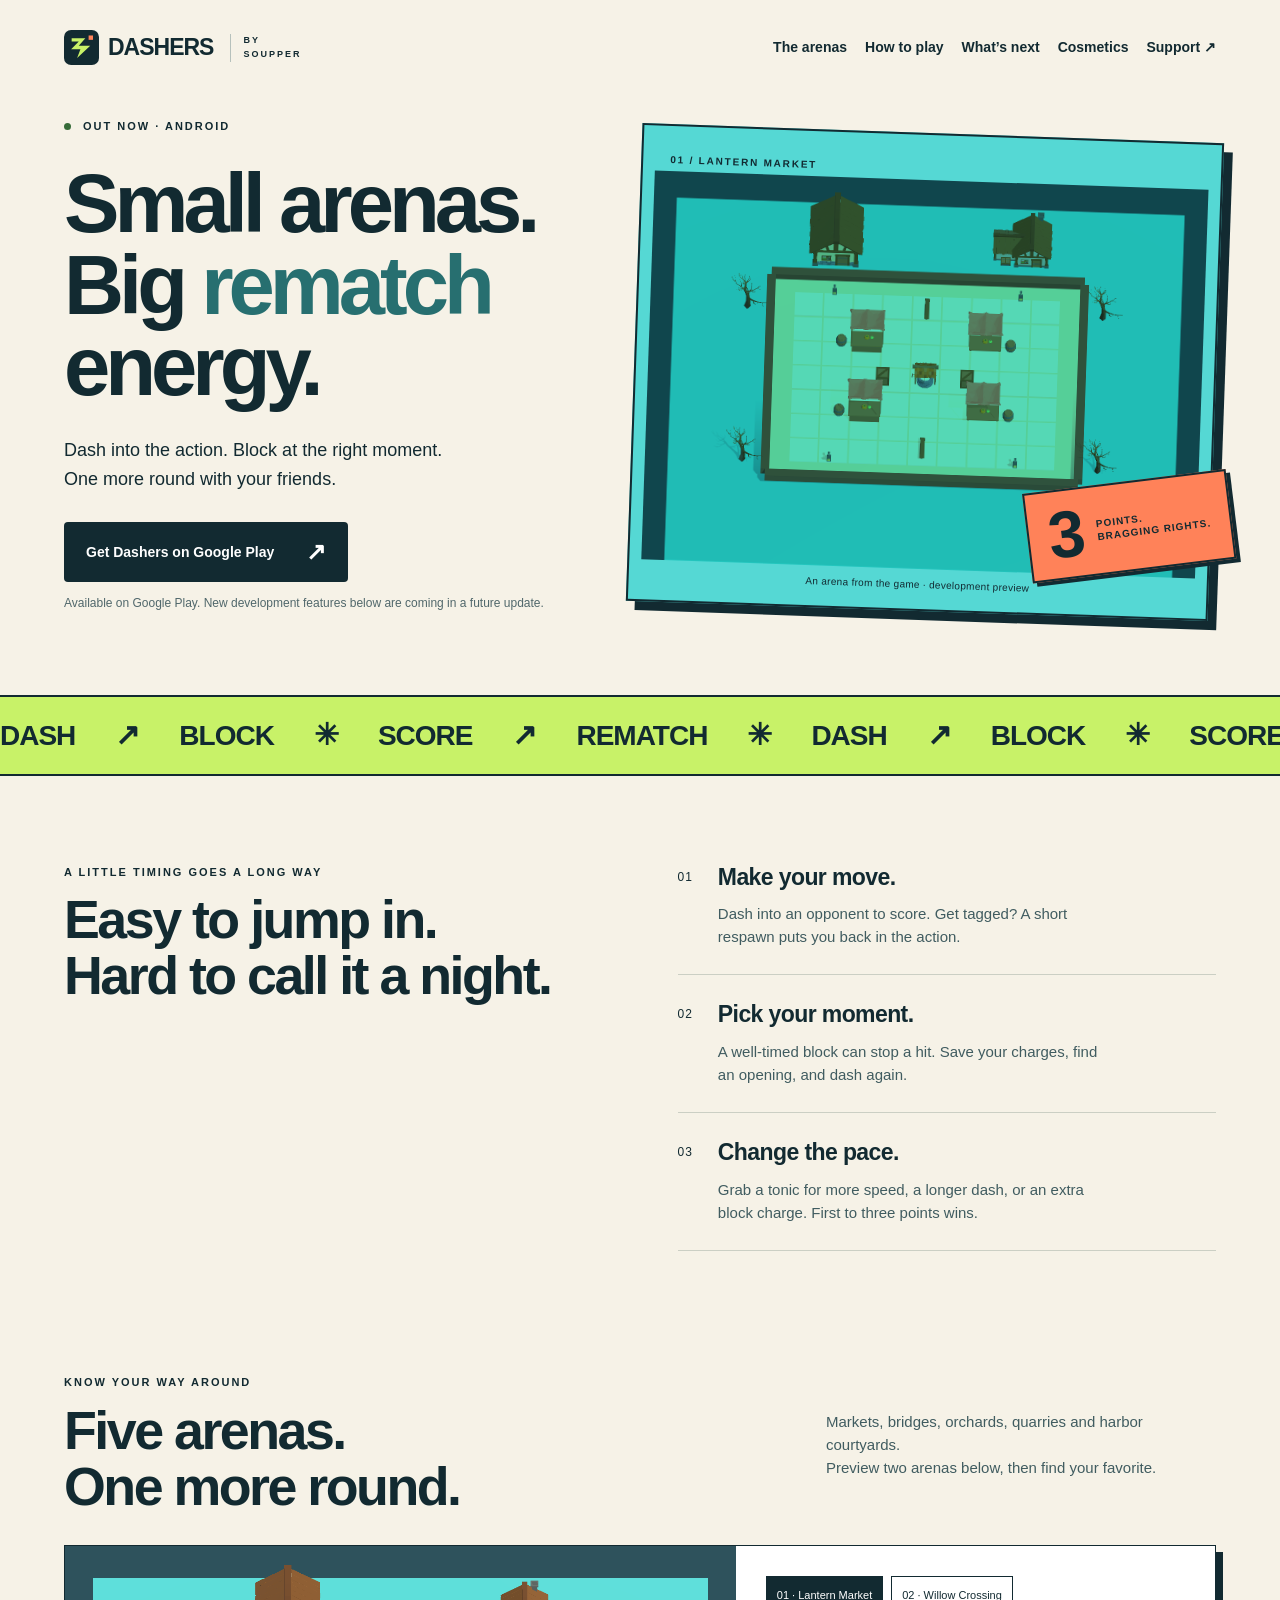
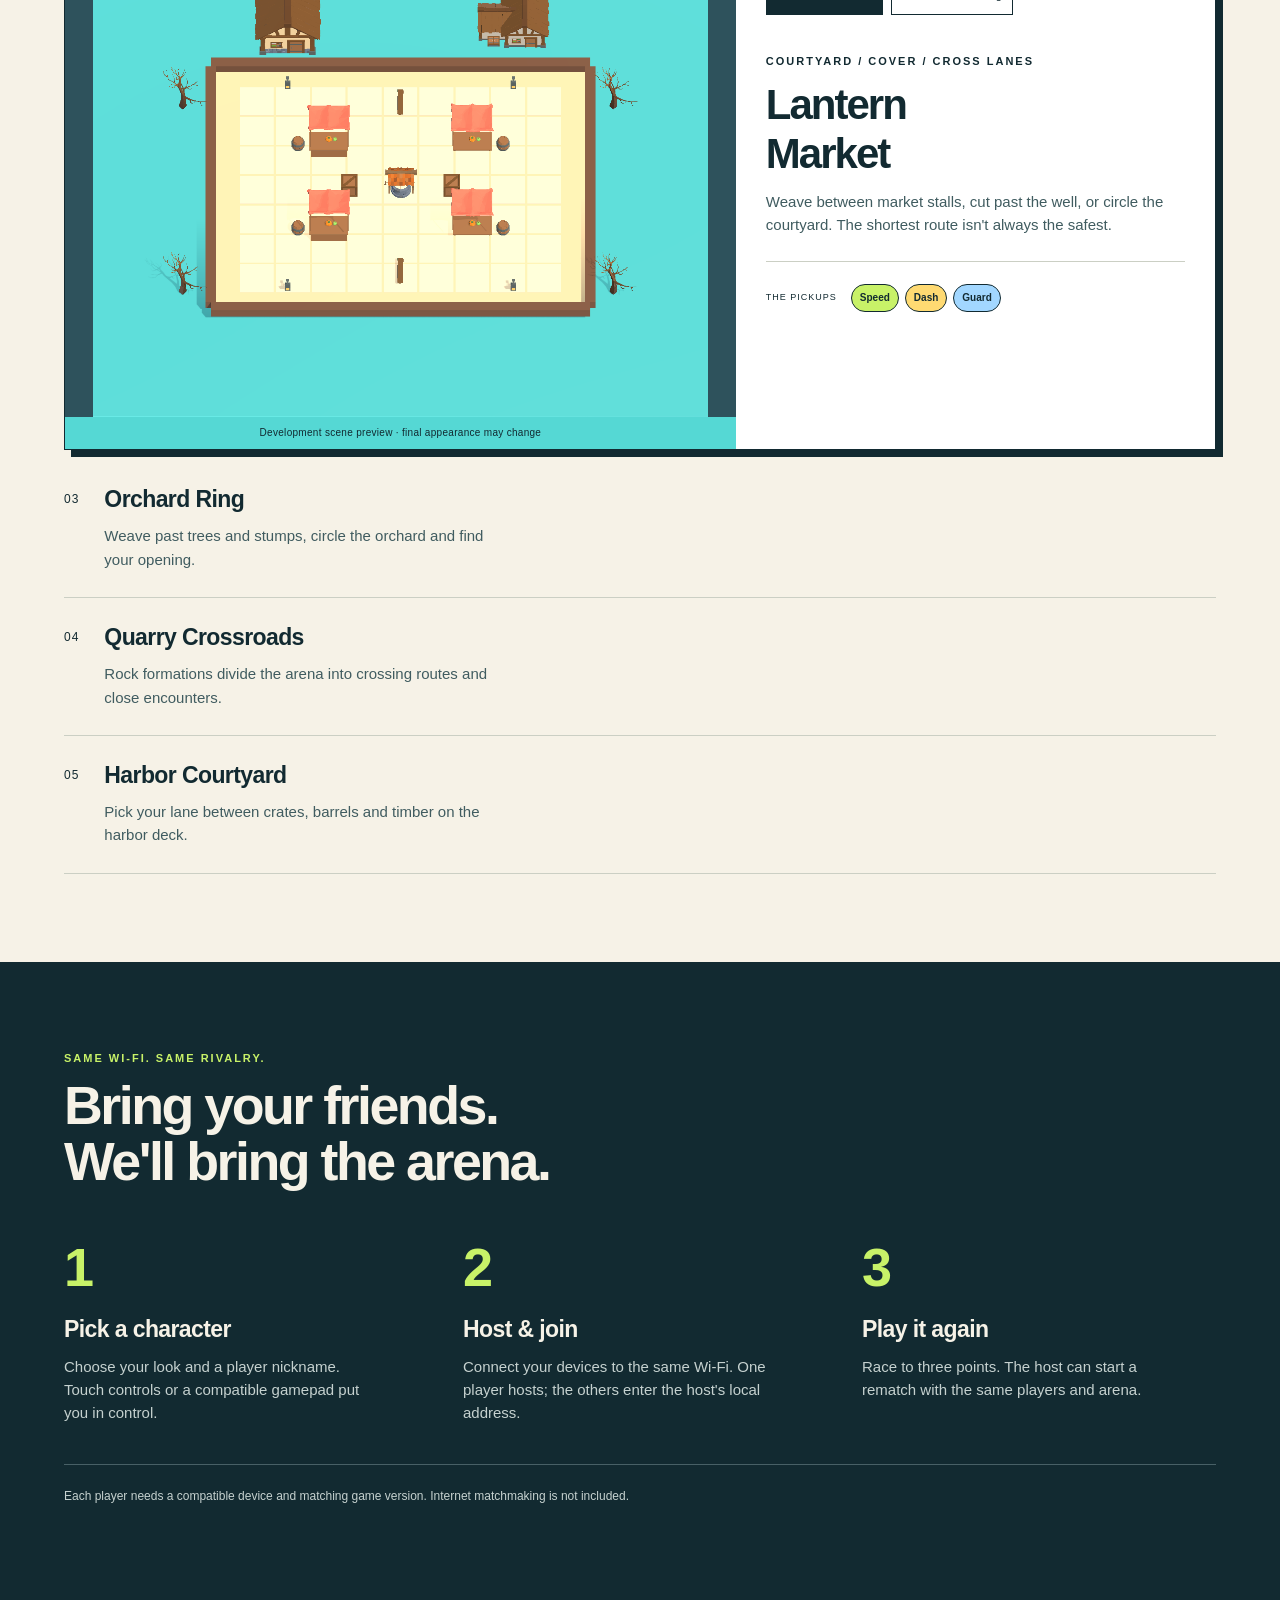
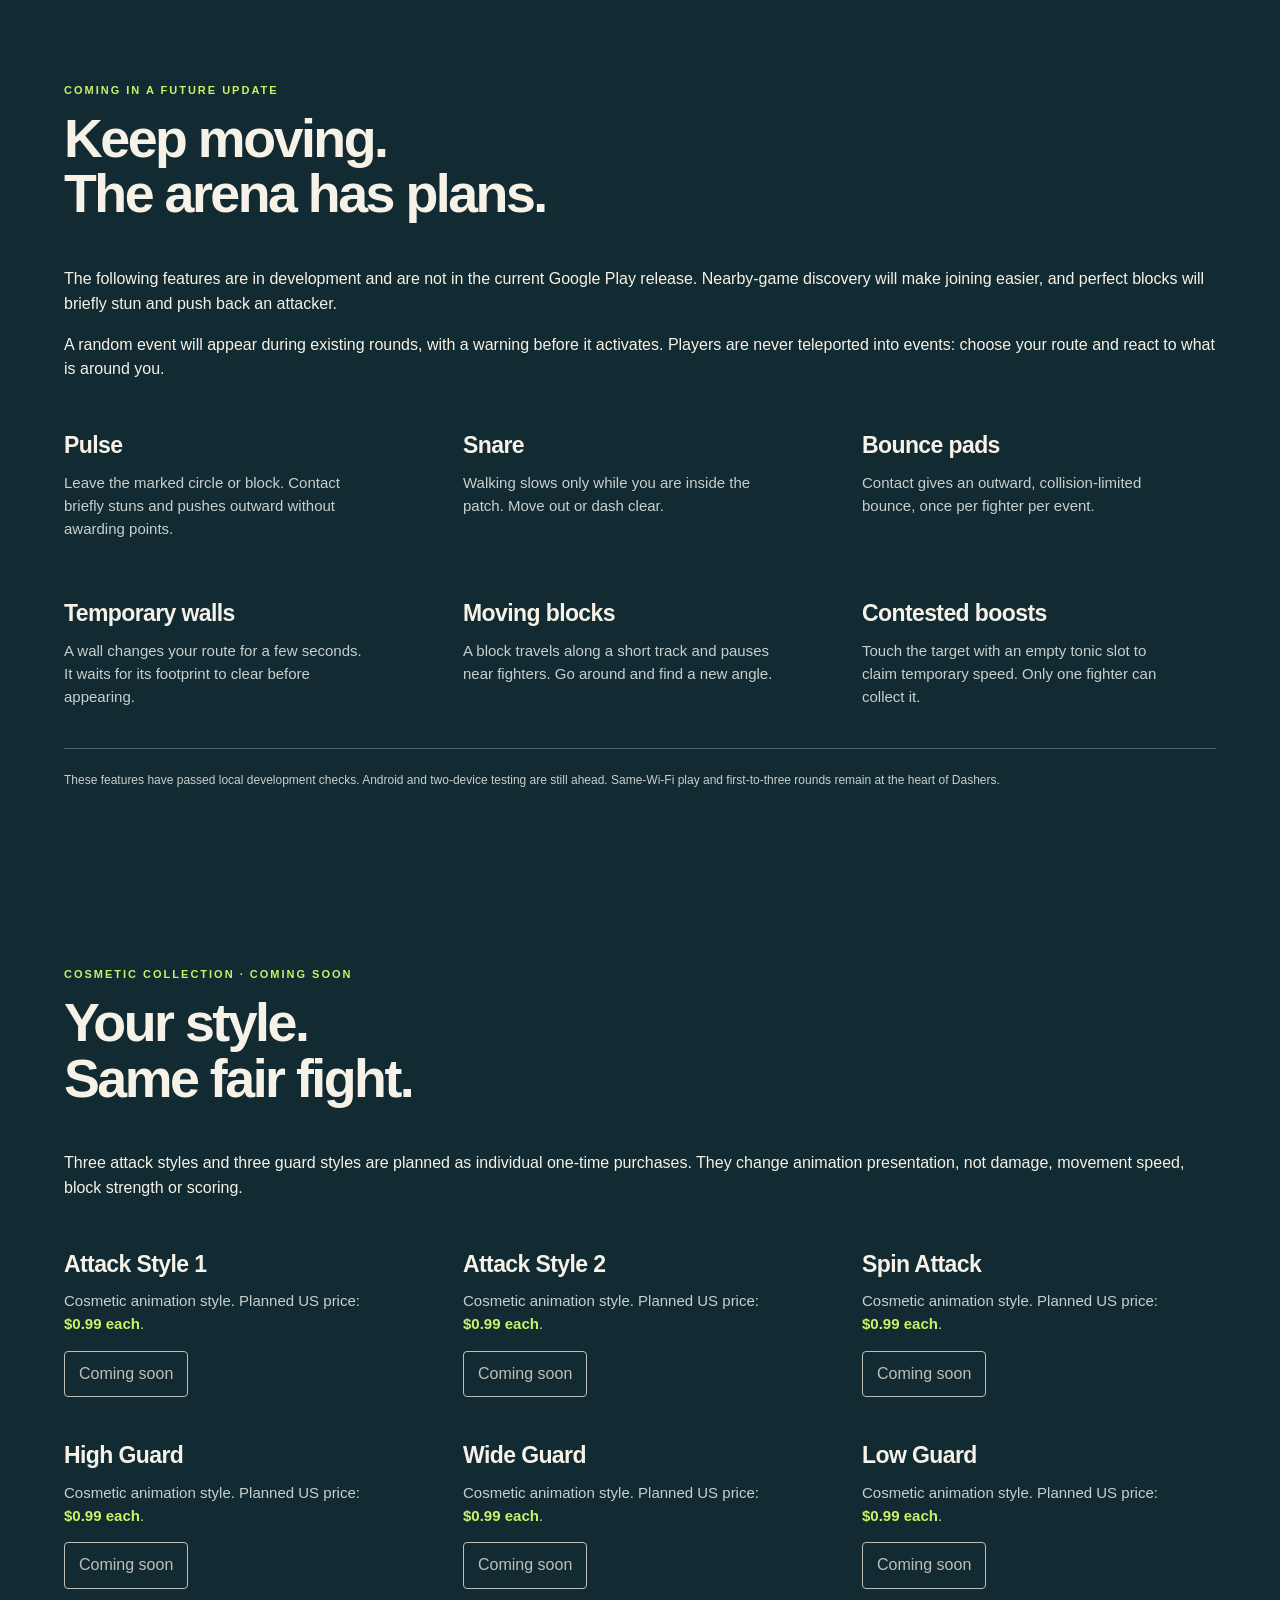
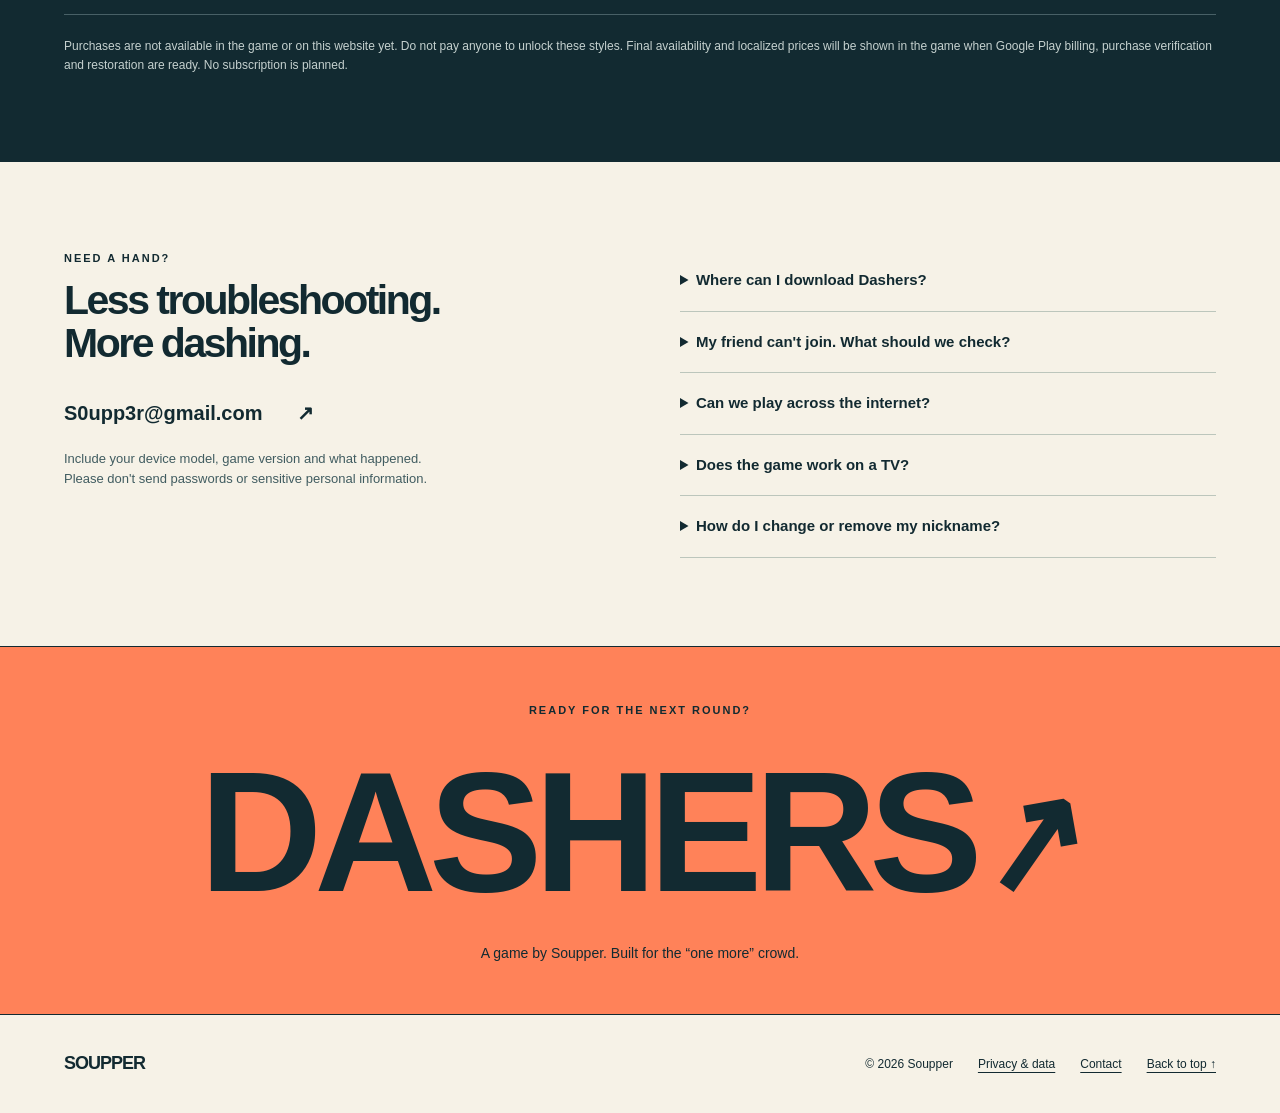
<file: docs/index.html>
<!doctype html>
<html lang="en"><head><meta charset="utf-8"><meta name="viewport" content="width=device-width,initial-scale=1"><meta name="theme-color" content="#122a31"><title>Dashers — Dash. Block. Rematch.</title><meta name="description" content="Dashers by Soupper. A colorful local multiplayer arena game for Android. Pick your character, play on the same Wi-Fi, and race to three points."><link rel="icon" href="mark.svg" type="image/svg+xml"><link rel="stylesheet" href="style.css"><style>nav{flex-wrap:wrap;gap:18px}.steps button[disabled]{cursor:default;opacity:.75}.steps strong{color:var(--mint)}@media(max-width:600px){nav{gap:10px;font-size:11px}nav a[href="#updates"],nav a[href="#play"]{display:none}}</style></head>
<body><a class="skip" href="#main">Skip to content</a><header><a class="brand" href="./" aria-label="Dashers home"><img src="mark.svg" width="35" height="35" alt="">DASHERS<span>BY SOUPPER</span></a><nav aria-label="Main navigation"><a href="#arenas">The arenas</a><a href="#play">How to play</a><a href="#updates">What’s next</a><a href="#cosmetics">Cosmetics</a><a href="#support">Support <span aria-hidden="true">↗</span></a></nav></header>
<main id="main"><section class="hero"><div class="hero-copy"><p class="eyebrow"><span class="dot"></span> OUT NOW · ANDROID</p><h1>Small arenas.<br>Big <em>rematch</em><br>energy.</h1><p class="intro">Dash into the action. Block at the right moment.<br>One more round with your friends.</p><a class="button" href="https://play.google.com/store/apps/details?id=com.soupper.dashers">Get Dashers on Google Play <span aria-hidden="true">↗</span></a><p class="availability">Available on Google Play. New development features below are coming in a future update.</p></div><div class="hero-art"><span class="arena-label">01 / LANTERN MARKET</span><img src="lantern-market.png" alt="Development preview of Lantern Market: four stalls and a well inside a compact courtyard" width="1280" height="900" fetchpriority="high"><div class="score-sticker"><b>3</b><span>POINTS.<br>BRAGGING RIGHTS.</span></div><span class="art-caption">An arena from the game · development preview</span></div></section>
<div class="ticker" aria-label="Dash, block, score, rematch"><span>DASH <i>↗</i> BLOCK <i>✳</i> SCORE <i>↗</i> REMATCH <i>✳</i></span><span aria-hidden="true">DASH <i>↗</i> BLOCK <i>✳</i> SCORE <i>↗</i> REMATCH <i>✳</i></span></div>
<section class="game-loop section"><div><p class="eyebrow">A LITTLE TIMING GOES A LONG WAY</p><h2>Easy to jump in.<br>Hard to call it a night.</h2></div><div class="loop-list"><article><span class="number">01</span><div><h3>Make your move.</h3><p>Dash into an opponent to score. Get tagged? A short respawn puts you back in the action.</p></div></article><article><span class="number">02</span><div><h3>Pick your moment.</h3><p>A well-timed block can stop a hit. Save your charges, find an opening, and dash again.</p></div></article><article><span class="number">03</span><div><h3>Change the pace.</h3><p>Grab a tonic for more speed, a longer dash, or an extra block charge. First to three points wins.</p></div></article></div></section>
<section class="arenas section" id="arenas"><div class="section-heading"><div><p class="eyebrow">KNOW YOUR WAY AROUND</p><h2>Five arenas.<br>One more round.</h2></div><p>Markets, bridges, orchards, quarries and harbor courtyards.<br>Preview two arenas below, then find your favorite.</p></div><div class="arena-layout"><div class="arena-visual"><img id="arena-image" src="lantern-market.png" alt="Lantern Market development preview" width="1280" height="900" loading="lazy"><span class="art-caption">Development scene preview · final appearance may change</span></div><div class="arena-details"><div class="map-buttons" role="group" aria-label="Choose an arena preview"><button type="button" class="selected" data-map="market" aria-pressed="true">01 · Lantern Market</button><button type="button" data-map="willow" aria-pressed="false">02 · Willow Crossing</button></div><div aria-live="polite"><p class="eyebrow" id="arena-type">COURTYARD / COVER / CROSS LANES</p><h3 id="arena-name">Lantern<br>Market</h3><p id="arena-description">Weave between market stalls, cut past the well, or circle the courtyard. The shortest route isn't always the safest.</p></div><div class="tonics"><span>THE PICKUPS</span><b class="speed">Speed</b><b class="dash">Dash</b><b class="guard">Guard</b></div></div></div><div class="loop-list" style="margin-top:36px"><article><span class="number">03</span><div><h3>Orchard Ring</h3><p>Weave past trees and stumps, circle the orchard and find your opening.</p></div></article><article><span class="number">04</span><div><h3>Quarry Crossroads</h3><p>Rock formations divide the arena into crossing routes and close encounters.</p></div></article><article><span class="number">05</span><div><h3>Harbor Courtyard</h3><p>Pick your lane between crates, barrels and timber on the harbor deck.</p></div></article></div></section>
<section class="play section" id="play"><p class="eyebrow">SAME WI-FI. SAME RIVALRY.</p><h2>Bring your friends.<br>We'll bring the arena.</h2><div class="steps"><article><b>1</b><h3>Pick a character</h3><p>Choose your look and a player nickname. Touch controls or a compatible gamepad put you in control.</p></article><article><b>2</b><h3>Host & join</h3><p>Connect your devices to the same Wi-Fi. One player hosts; the others enter the host's local address.</p></article><article><b>3</b><h3>Play it again</h3><p>Race to three points. The host can start a rematch with the same players and arena.</p></article></div><p class="play-note">Each player needs a compatible device and matching game version. Internet matchmaking is not included.</p></section>
<section class="play section" id="updates"><p class="eyebrow">COMING IN A FUTURE UPDATE</p><h2>Keep moving.<br>The arena has plans.</h2><p>The following features are in development and are not in the current Google Play release. Nearby-game discovery will make joining easier, and perfect blocks will briefly stun and push back an attacker.</p><p>A random event will appear during existing rounds, with a warning before it activates. Players are never teleported into events: choose your route and react to what is around you.</p><div class="steps"><article><h3>Pulse</h3><p>Leave the marked circle or block. Contact briefly stuns and pushes outward without awarding points.</p></article><article><h3>Snare</h3><p>Walking slows only while you are inside the patch. Move out or dash clear.</p></article><article><h3>Bounce pads</h3><p>Contact gives an outward, collision-limited bounce, once per fighter per event.</p></article><article><h3>Temporary walls</h3><p>A wall changes your route for a few seconds. It waits for its footprint to clear before appearing.</p></article><article><h3>Moving blocks</h3><p>A block travels along a short track and pauses near fighters. Go around and find a new angle.</p></article><article><h3>Contested boosts</h3><p>Touch the target with an empty tonic slot to claim temporary speed. Only one fighter can collect it.</p></article></div><p class="play-note">These features have passed local development checks. Android and two-device testing are still ahead. Same-Wi-Fi play and first-to-three rounds remain at the heart of Dashers.</p></section><section class="play section" id="cosmetics"><p class="eyebrow">COSMETIC COLLECTION · COMING SOON</p><h2>Your style.<br>Same fair fight.</h2><p>Three attack styles and three guard styles are planned as individual one-time purchases. They change animation presentation, not damage, movement speed, block strength or scoring.</p><div class="steps"><article><h3>Attack Style 1</h3><p>Cosmetic animation style. Planned US price: <strong>$0.99 each</strong>.</p><button type="button" disabled style="padding:10px 14px;border:1px solid currentColor;background:transparent;color:inherit;border-radius:4px">Coming soon</button></article><article><h3>Attack Style 2</h3><p>Cosmetic animation style. Planned US price: <strong>$0.99 each</strong>.</p><button type="button" disabled style="padding:10px 14px;border:1px solid currentColor;background:transparent;color:inherit;border-radius:4px">Coming soon</button></article><article><h3>Spin Attack</h3><p>Cosmetic animation style. Planned US price: <strong>$0.99 each</strong>.</p><button type="button" disabled style="padding:10px 14px;border:1px solid currentColor;background:transparent;color:inherit;border-radius:4px">Coming soon</button></article><article><h3>High Guard</h3><p>Cosmetic animation style. Planned US price: <strong>$0.99 each</strong>.</p><button type="button" disabled style="padding:10px 14px;border:1px solid currentColor;background:transparent;color:inherit;border-radius:4px">Coming soon</button></article><article><h3>Wide Guard</h3><p>Cosmetic animation style. Planned US price: <strong>$0.99 each</strong>.</p><button type="button" disabled style="padding:10px 14px;border:1px solid currentColor;background:transparent;color:inherit;border-radius:4px">Coming soon</button></article><article><h3>Low Guard</h3><p>Cosmetic animation style. Planned US price: <strong>$0.99 each</strong>.</p><button type="button" disabled style="padding:10px 14px;border:1px solid currentColor;background:transparent;color:inherit;border-radius:4px">Coming soon</button></article></div><p class="play-note">Purchases are not available in the game or on this website yet. Do not pay anyone to unlock these styles. Final availability and localized prices will be shown in the game when Google Play billing, purchase verification and restoration are ready. No subscription is planned.</p></section>
<section class="support section" id="support"><div><p class="eyebrow">NEED A HAND?</p><h2>Less troubleshooting.<br>More dashing.</h2><a class="text-link" href="mailto:S0upp3r@gmail.com?subject=Dashers%20support">S0upp3r@gmail.com <span aria-hidden="true">↗</span></a><p>Include your device model, game version and what happened. Please don't send passwords or sensitive personal information.</p></div><div class="faq"><details><summary>Where can I download Dashers?</summary><p>Dashers is available for Android on <a href="https://play.google.com/store/apps/details?id=com.soupper.dashers">Google Play</a>. Store availability depends on your country and device. Features marked as upcoming on this page are not included in the current release.</p></details><details><summary>My friend can't join. What should we check?</summary><p>Use the same Wi-Fi and game version. Enter the host device's local address, not 127.0.0.1. Guest Wi-Fi or client isolation can prevent devices from connecting. Make sure the host has started a game.</p></details><details><summary>Can we play across the internet?</summary><p>The current game uses direct local-network multiplayer. Public matchmaking and relay services are not included.</p></details><details><summary>Does the game work on a TV?</summary><p>On compatible Android phones and receivers, you may be able to mirror your phone screen using the phone's casting settings. This is screen mirroring, not a separate TV app or a separate controller display. Compatibility depends on your devices.</p></details><details><summary>How do I change or remove my nickname?</summary><p>Change the name in the game menu, or choose “Use backup name” to replace it. Clearing the app's storage in Android settings removes locally saved preferences and resets the app.</p></details></div></section>
<section class="closing"><span>READY FOR THE NEXT ROUND?</span><strong>DASHERS<span aria-hidden="true">↗</span></strong><p>A game by Soupper. Built for the “one more” crowd.</p></section></main><footer><a class="brand" href="./">SOUPPER</a><span>© 2026 Soupper</span><a href="privacy.html">Privacy & data</a><a href="mailto:S0upp3r@gmail.com">Contact</a><a href="#main">Back to top ↑</a></footer>
<script>const maps={market:{image:'lantern-market.png',name:'Lantern Market',type:'COURTYARD / COVER / CROSS LANES',description:"Weave between market stalls, cut past the well, or circle the courtyard. The shortest route isn't always the safest."},willow:{image:'willow-crossing.png',name:'Willow Crossing',type:'GARDEN BANKS / THREE BRIDGES / FLANKING ROUTES',description:'Take the center bridge or slip around the sides. Rocks and stumps break up the garden banks, giving every crossing a different angle.'}};document.querySelectorAll('[data-map]').forEach(button=>button.addEventListener('click',()=>{const map=maps[button.dataset.map];document.querySelectorAll('[data-map]').forEach(b=>{b.classList.toggle('selected',b===button);b.setAttribute('aria-pressed',String(b===button));});const image=document.getElementById('arena-image');image.src=map.image;image.alt=map.name+' development preview';document.getElementById('arena-name').textContent=map.name;document.getElementById('arena-type').textContent=map.type;document.getElementById('arena-description').textContent=map.description;}));</script></body></html>
</file>
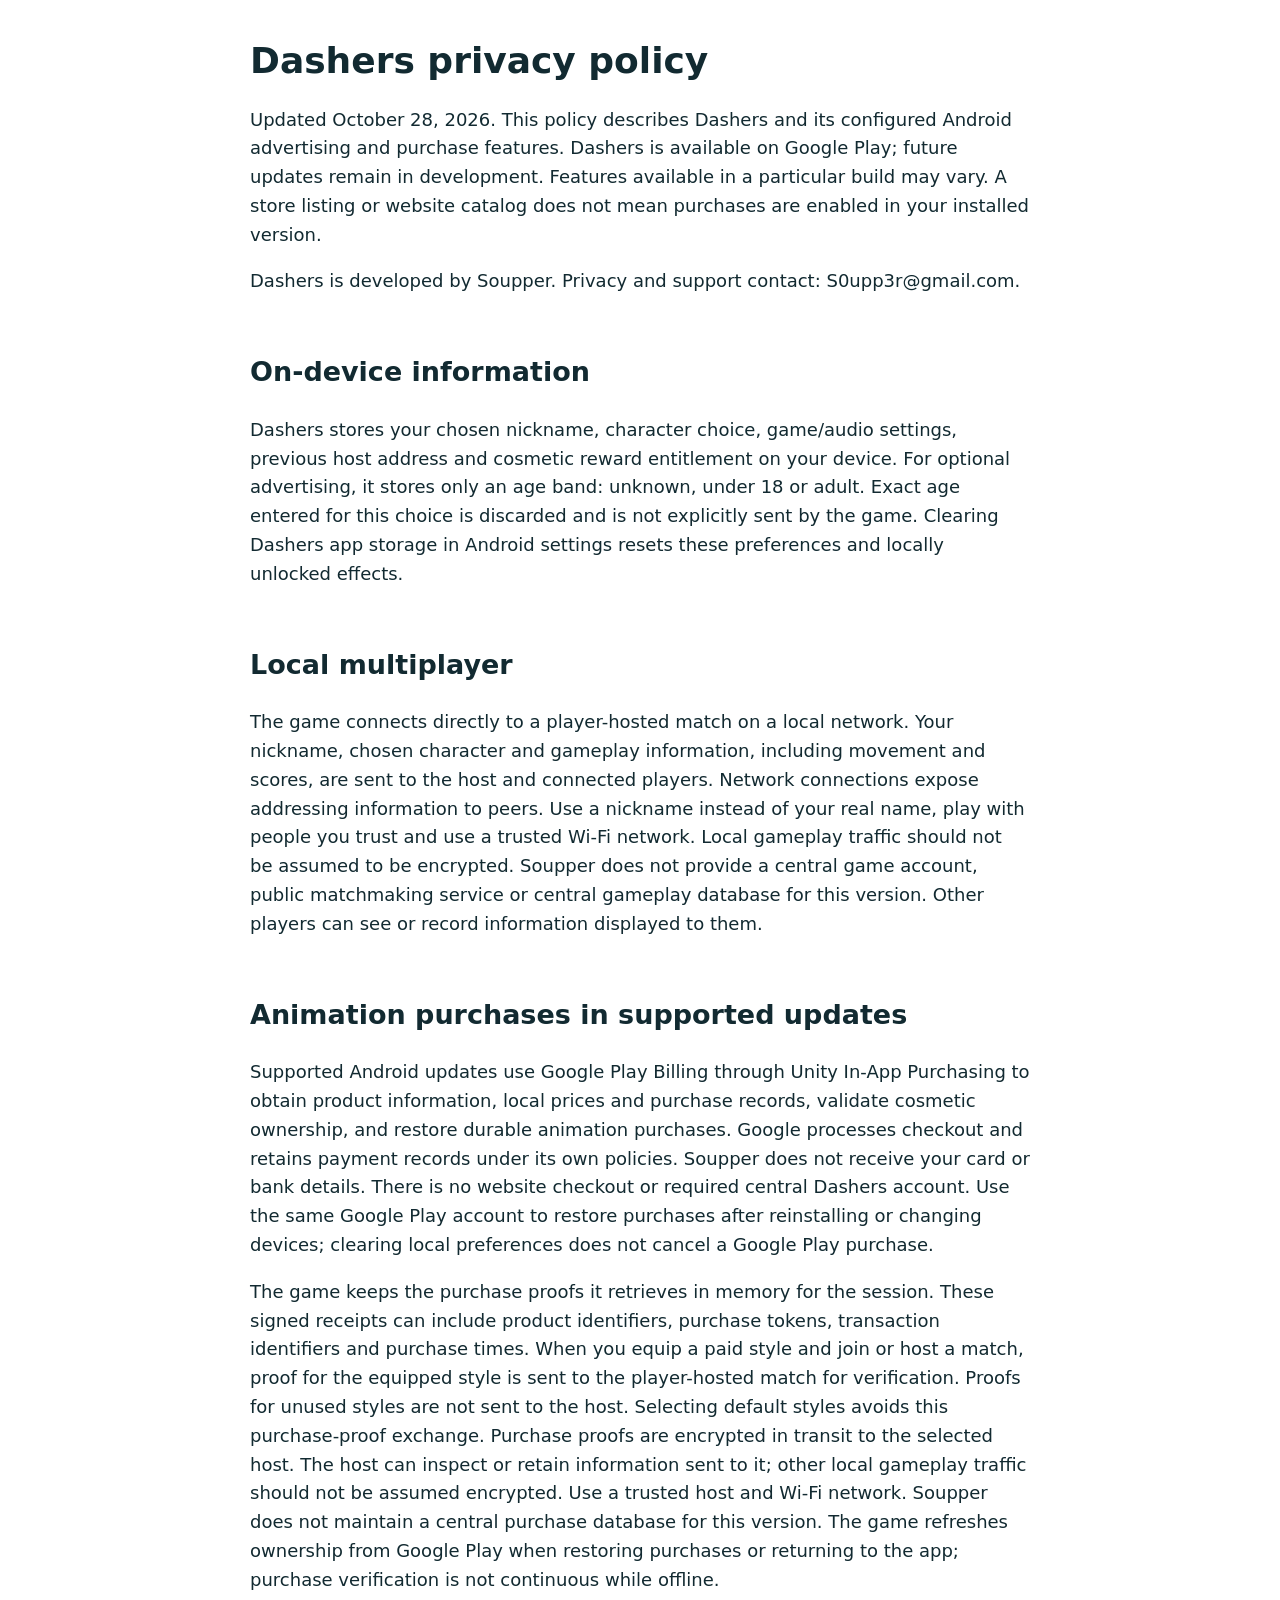
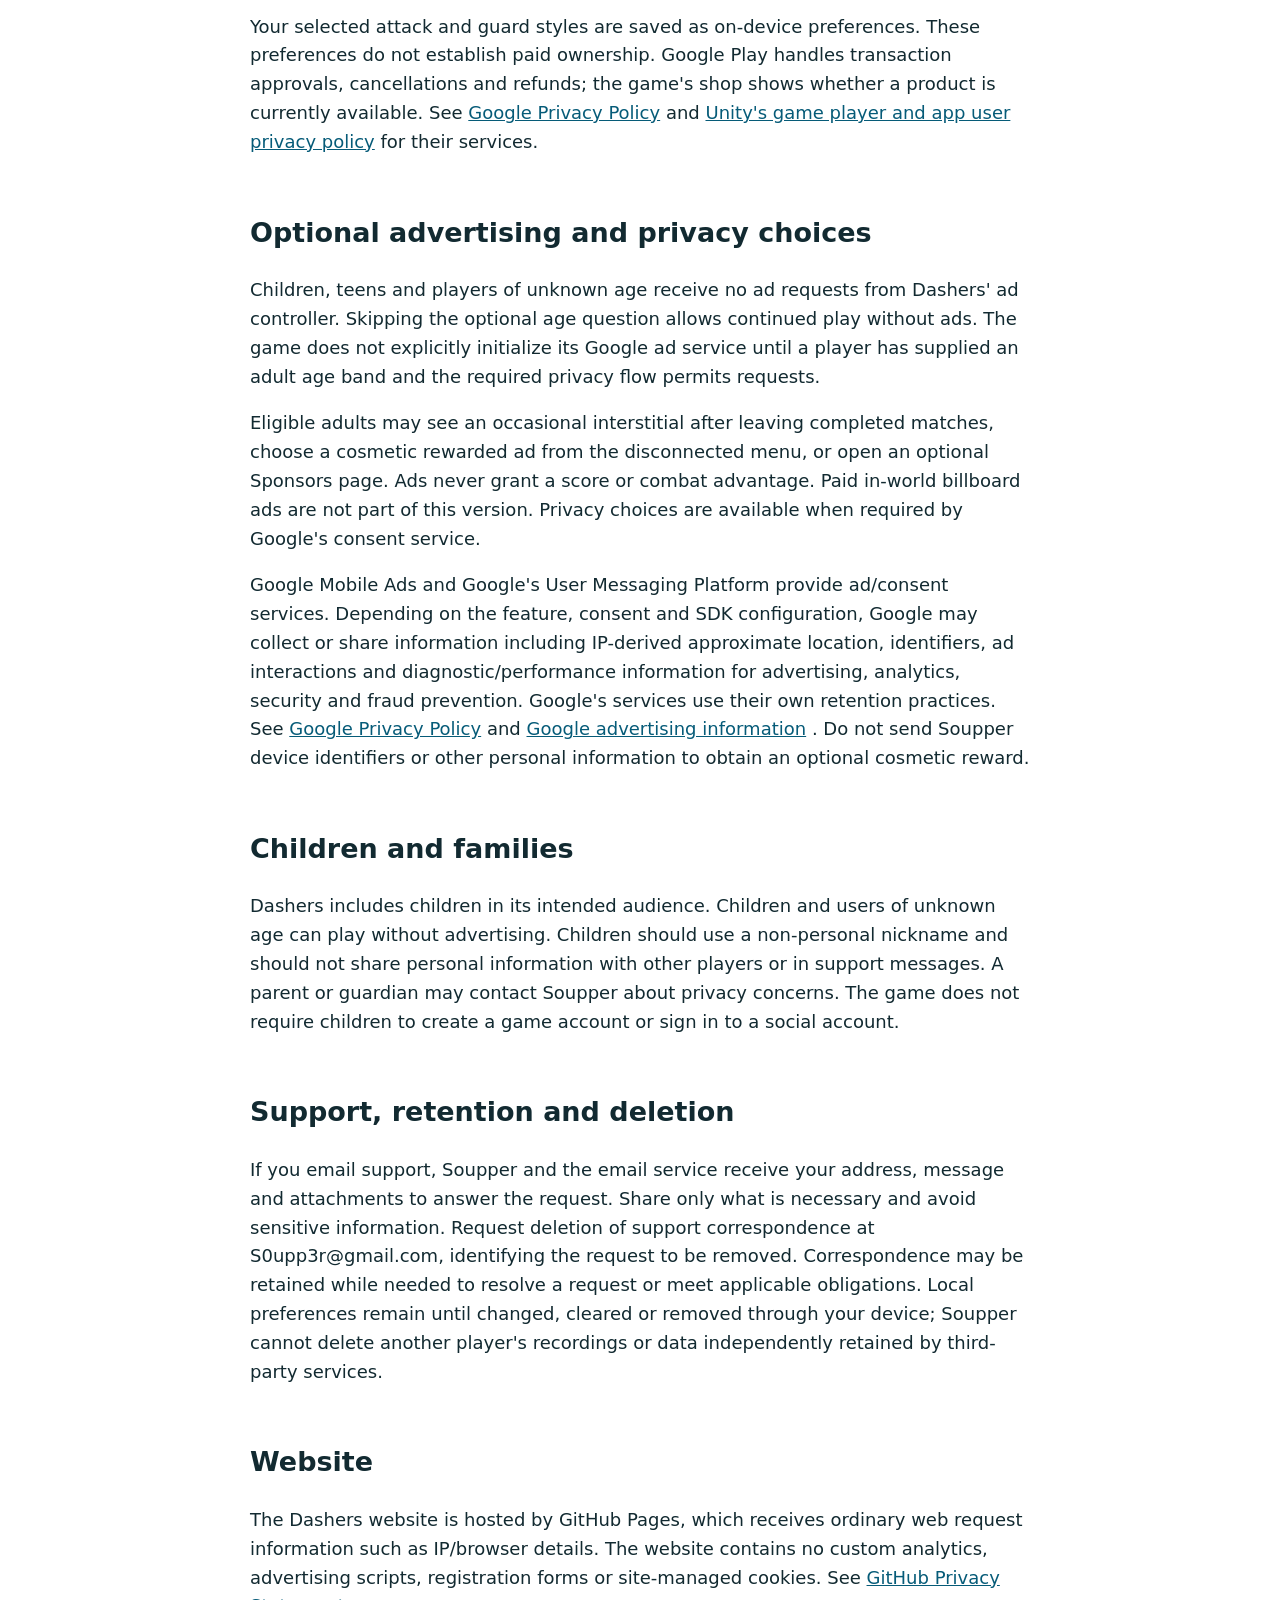
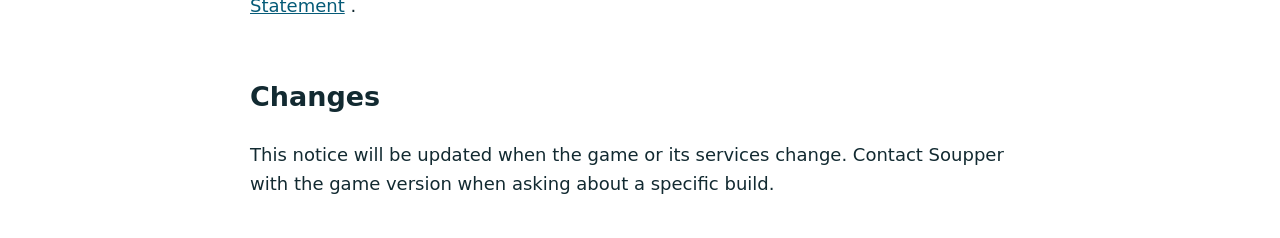
<file: docs/privacy.html>
<!doctype html><html lang="en"><head><meta charset="utf-8"><meta name="viewport" content="width=device-width,initial-scale=1"><title>Dashers privacy policy</title><style>body{max-width:780px;margin:40px auto;padding:0 24px;font:18px/1.6 system-ui;color:#122a31}h1{line-height:1.15}h2{margin-top:2em}a{color:#065b78}</style></head><body>
<h1>Dashers privacy policy</h1>
<p>Updated October 28, 2026. This policy describes Dashers and its configured Android advertising and purchase features. Dashers is available on Google Play; future updates remain in development. Features available in a particular build may vary. A store listing or website catalog does not mean purchases are enabled in your installed version.</p>
<p>Dashers is developed by Soupper. Privacy and support contact: S0upp3r@gmail.com.</p>
<h2>On-device information</h2>
<p>Dashers stores your chosen nickname, character choice, game/audio settings, previous host address and cosmetic reward entitlement on your device. For optional advertising, it stores only an age band: unknown, under 18 or adult. Exact age entered for this choice is discarded and is not explicitly sent by the game. Clearing Dashers app storage in Android settings resets these preferences and locally unlocked effects.</p>
<h2>Local multiplayer</h2>
<p>The game connects directly to a player-hosted match on a local network. Your nickname, chosen character and gameplay information, including movement and scores, are sent to the host and connected players. Network connections expose addressing information to peers. Use a nickname instead of your real name, play with people you trust and use a trusted Wi-Fi network. Local gameplay traffic should not be assumed to be encrypted. Soupper does not provide a central game account, public matchmaking service or central gameplay database for this version. Other players can see or record information displayed to them.</p>
<h2>Animation purchases in supported updates</h2>
<p>Supported Android updates use Google Play Billing through Unity In-App Purchasing to obtain product information, local prices and purchase records, validate cosmetic ownership, and restore durable animation purchases. Google processes checkout and retains payment records under its own policies. Soupper does not receive your card or bank details. There is no website checkout or required central Dashers account. Use the same Google Play account to restore purchases after reinstalling or changing devices; clearing local preferences does not cancel a Google Play purchase.</p>
<p>The game keeps the purchase proofs it retrieves in memory for the session. These signed receipts can include product identifiers, purchase tokens, transaction identifiers and purchase times. When you equip a paid style and join or host a match, proof for the equipped style is sent to the player-hosted match for verification. Proofs for unused styles are not sent to the host. Selecting default styles avoids this purchase-proof exchange. Purchase proofs are encrypted in transit to the selected host. The host can inspect or retain information sent to it; other local gameplay traffic should not be assumed encrypted. Use a trusted host and Wi-Fi network. Soupper does not maintain a central purchase database for this version. The game refreshes ownership from Google Play when restoring purchases or returning to the app; purchase verification is not continuous while offline.</p>
<p>Your selected attack and guard styles are saved as on-device preferences. These preferences do not establish paid ownership. Google Play handles transaction approvals, cancellations and refunds; the game's shop shows whether a product is currently available. See <a href="https://policies.google.com/privacy">Google Privacy Policy</a> and <a href="https://unity.com/legal/game-player-and-app-user-privacy-policy">Unity's game player and app user privacy policy</a> for their services.</p>
<h2>Optional advertising and privacy choices</h2>
<p>Children, teens and players of unknown age receive no ad requests from Dashers&#39; ad controller. Skipping the optional age question allows continued play without ads. The game does not explicitly initialize its Google ad service until a player has supplied an adult age band and the required privacy flow permits requests.</p>
<p>Eligible adults may see an occasional interstitial after leaving completed matches, choose a cosmetic rewarded ad from the disconnected menu, or open an optional Sponsors page. Ads never grant a score or combat advantage. Paid in-world billboard ads are not part of this version. Privacy choices are available when required by Google&#39;s consent service.</p>
<p>Google Mobile Ads and Google&#39;s User Messaging Platform provide ad/consent services. Depending on the feature, consent and SDK configuration, Google may collect or share information including IP-derived approximate location, identifiers, ad interactions and diagnostic/performance information for advertising, analytics, security and fraud prevention. Google&#39;s services use their own retention practices. See <a href="https://policies.google.com/privacy">Google Privacy Policy</a> and <a href="https://policies.google.com/technologies/ads">Google advertising information</a> . Do not send Soupper device identifiers or other personal information to obtain an optional cosmetic reward.</p>
<h2>Children and families</h2>
<p>Dashers includes children in its intended audience. Children and users of unknown age can play without advertising. Children should use a non-personal nickname and should not share personal information with other players or in support messages. A parent or guardian may contact Soupper about privacy concerns. The game does not require children to create a game account or sign in to a social account.</p>
<h2>Support, retention and deletion</h2>
<p>If you email support, Soupper and the email service receive your address, message and attachments to answer the request. Share only what is necessary and avoid sensitive information. Request deletion of support correspondence at S0upp3r@gmail.com, identifying the request to be removed. Correspondence may be retained while needed to resolve a request or meet applicable obligations. Local preferences remain until changed, cleared or removed through your device; Soupper cannot delete another player&#39;s recordings or data independently retained by third-party services.</p>
<h2>Website</h2>
<p>The Dashers website is hosted by GitHub Pages, which receives ordinary web request information such as IP/browser details. The website contains no custom analytics, advertising scripts, registration forms or site-managed cookies. See <a href="https://docs.github.com/en/site-policy/privacy-policies/github-general-privacy-statement">GitHub Privacy Statement</a> .</p>
<h2>Changes</h2>
<p>This notice will be updated when the game or its services change. Contact Soupper with the game version when asking about a specific build.</p>
</body></html>
</file>
<file: docs/style.css>
:root{--ink:#122a31;--paper:#f6f2e7;--mint:#c8f268;--teal:#55d8d4;--orange:#ff8259;--line:#cbcfc4}*{box-sizing:border-box}html{scroll-behavior:smooth;scroll-padding-top:24px}body{margin:0;background:var(--paper);color:var(--ink);font-family:Arial,Helvetica,sans-serif;line-height:1.55}a{color:inherit}button{font:inherit}a:focus-visible,button:focus-visible,summary:focus-visible{outline:3px solid #c4441a;outline-offset:5px}header{max-width:1440px;margin:auto;padding:30px 5%;display:flex;justify-content:space-between;align-items:center;gap:24px}.brand{display:flex;gap:9px;align-items:center;text-decoration:none;font-weight:900;font-size:23px;letter-spacing:-1px}.brand span{font-size:9px;letter-spacing:2px;max-width:55px;border-left:1px solid #b6c1bc;padding-left:12px;margin-left:8px}nav{display:flex;gap:32px;font-weight:700;font-size:14px}nav a{text-decoration:none}nav a:hover,.text-link:hover{text-decoration:underline}.skip{position:absolute;left:12px;top:-100px;padding:14px;background:white;z-index:9}.skip:focus{top:12px}.hero{max-width:1440px;margin:22px auto 70px;padding:0 5%;display:grid;grid-template-columns:1fr 1.08fr;gap:32px;align-items:center}.eyebrow{font-size:11px;font-weight:800;letter-spacing:2px;line-height:1.6}.dot{display:inline-block;width:7px;height:7px;border-radius:50%;background:#376c39;margin-right:7px}h1,h2,h3,p{margin-top:0}h1{font-size:clamp(48px,6.5vw,91px);font-weight:900;letter-spacing:-5px;line-height:.98;margin:28px 0}h1 em{font-style:normal;color:#276f70}h2{font-size:clamp(32px,4.2vw,56px);letter-spacing:-2.5px;line-height:1.04;font-weight:900}h3{font-size:23px;line-height:1.15;letter-spacing:-.6px;margin-bottom:12px}.intro{font-size:18px;line-height:1.6;margin-bottom:29px}.button{display:inline-flex;align-items:center;gap:32px;background:var(--ink);color:white;text-decoration:none;padding:18px 22px;border-radius:4px;font-size:14px;font-weight:700}.button:hover{background:#276f70}.button span{font-size:24px;line-height:1}.availability{font-size:12px;margin:12px 0;color:#50676b}.hero-art{background:var(--teal);position:relative;transform:rotate(2deg);border:2px solid var(--ink);box-shadow:9px 9px 0 var(--ink);padding:20px 12px 8px;min-width:0}.hero-art>img{display:block;width:100%;height:auto;mix-blend-mode:multiply}.arena-label{display:inline-block;font-size:10px;font-weight:bold;letter-spacing:1.8px;margin:0 15px}.art-caption{display:block;font-size:10px;text-align:center;letter-spacing:.3px;padding:8px}.score-sticker{position:absolute;bottom:45px;right:-24px;display:flex;gap:12px;align-items:center;background:var(--orange);border:2px solid var(--ink);box-shadow:4px 4px 0 var(--ink);transform:rotate(-9deg);padding:10px 19px}.score-sticker b{font-size:66px;line-height:1}.score-sticker span{font-size:10px;line-height:1.3;font-weight:900;letter-spacing:1px}.ticker{background:var(--mint);border-block:2px solid var(--ink);overflow:hidden;display:flex;gap:40px;white-space:nowrap;padding:15px 0;font-size:28px;font-weight:900;letter-spacing:-1px}.ticker span{display:flex;gap:40px;align-items:center}.ticker i{font-style:normal;font-size:30px}.section{padding:88px 5%;max-width:1440px;margin:auto}.game-loop{display:grid;grid-template-columns:1fr 1fr;gap:75px}.loop-list article{display:flex;gap:25px;padding:0 0 26px;margin-bottom:26px;border-bottom:1px solid var(--line)}.loop-list article:last-child{margin-bottom:0}.number{font-size:12px;letter-spacing:1px;padding-top:4px}.loop-list p,.section-heading>p{font-size:15px;max-width:390px;color:#405c60;margin-bottom:0}.arenas{padding-top:35px}.section-heading{display:flex;justify-content:space-between;gap:35px;align-items:center;margin-bottom:30px}.section-heading h2{margin-bottom:0}.arena-layout{display:grid;grid-template-columns:1.4fr 1fr;border:1px solid var(--ink);background:white;box-shadow:7px 7px 0 var(--ink)}.arena-visual{background:#55d8d4;display:flex;flex-direction:column;justify-content:center;min-width:0}.arena-visual img{width:100%;height:auto;display:block}.arena-details{padding:30px}.map-buttons{display:flex;flex-wrap:wrap;gap:8px;margin-bottom:38px}.map-buttons button{font-size:11px;border:1px solid var(--ink);background:transparent;color:var(--ink);padding:10px;cursor:pointer}.map-buttons button.selected{background:var(--ink);color:white}.arena-details h3{font-size:42px;letter-spacing:-2px;max-width:280px}.arena-details p:not(.eyebrow){font-size:15px;color:#405c60}.tonics{display:flex;gap:6px;align-items:center;flex-wrap:wrap;border-top:1px solid var(--line);margin-top:25px;padding-top:22px}.tonics span{font-size:9px;letter-spacing:1px;margin-right:8px}.tonics b{border:1px solid var(--ink);font-size:10px;padding:5px 8px;border-radius:30px}.speed{background:#c8f268}.dash{background:#ffda72}.guard{background:#a2d7ff}.play{background:var(--ink);color:var(--paper);max-width:none;padding-inline:max(5%,calc((100vw - 1296px)/2))}.play>.eyebrow{color:var(--mint)}.steps{display:grid;grid-template-columns:repeat(3,1fr);gap:45px;margin-top:50px}.steps b{display:block;color:var(--mint);font-size:54px;font-weight:900;line-height:1;margin-bottom:22px}.steps p{color:#c5d1cf;font-size:15px;max-width:310px}.play-note{border-top:1px solid #486066;padding-top:22px;margin:25px 0 0;color:#c5d1cf;font-size:12px}.support{display:grid;grid-template-columns:1fr 1fr;gap:80px}.support h2{font-size:41px}.text-link{display:inline-flex;gap:35px;font-weight:bold;font-size:20px;text-decoration:none;margin:0 0 20px}.support>div>p:not(.eyebrow){font-size:13px;color:#405c60;max-width:365px}details{border-bottom:1px solid #bcc6bc;padding:19px 0}summary{cursor:pointer;font-size:15px;font-weight:700;line-height:1.5}details p{font-size:14px;color:#405c60;margin:15px 0 0}.closing{background:var(--orange);padding:50px 5%;text-align:center;border-block:1px solid var(--ink)}.closing>span{font-size:11px;font-weight:bold;letter-spacing:2px}.closing strong{font-weight:900;font-size:clamp(54px,14vw,170px);line-height:1.3;display:block;letter-spacing:-8px}.closing strong span{font-size:.8em;display:inline-block;transform:rotate(-10deg)}.closing p{font-size:14px;margin:0}footer{padding:35px 5%;display:flex;gap:25px;align-items:center;font-size:12px;flex-wrap:wrap}footer .brand{margin-right:auto;font-size:18px}footer a:not(.brand){text-decoration:underline;text-underline-offset:4px}.privacy{max-width:850px;padding:65px 6% 90px;margin:auto}.privacy h1{font-size:54px;letter-spacing:-3px;line-height:1.1}.privacy h2{font-size:27px;letter-spacing:-.8px;margin-top:38px}.privacy p,.privacy li{font-size:16px;line-height:1.7}.notice{padding:20px;background:#e6eddf;border-left:4px solid #276f70}.privacy a{text-underline-offset:3px}@media(max-width:850px){header{padding:22px 6%}.brand span{display:none}nav{gap:18px;font-size:12px}.hero{grid-template-columns:1fr;margin-top:15px;padding:0 7%;gap:35px}h1{font-size:72px;letter-spacing:-4px}.hero-art{margin:0 14px 0 0}.game-loop,.support{grid-template-columns:1fr;gap:28px}.arena-layout{grid-template-columns:1fr}.section-heading{display:block}.section-heading>p{margin-top:20px}.arena-details h3{max-width:none}.map-buttons{margin-bottom:28px}.section{padding:60px 7%}.steps{gap:24px}.closing strong{letter-spacing:-4px}.support h2{font-size:36px}}@media(max-width:500px){header{gap:12px}.brand{font-size:19px}.brand img{width:28px;height:28px}nav{gap:13px}nav a:first-child{display:none}h1{font-size:58px;letter-spacing:-3.7px}.intro{font-size:16px}.hero-art{margin-right:15px}.score-sticker{right:-18px;bottom:30px;padding:7px 12px}.score-sticker b{font-size:47px}.score-sticker span{font-size:8px}.ticker{font-size:22px}.ticker,.ticker span{gap:23px}.steps{grid-template-columns:1fr;gap:25px;margin-top:35px}.steps article{border-top:1px solid #486066;padding-top:20px}.steps b{float:left;font-size:38px;margin:0 20px 35px 0}.steps h3{font-size:20px}.steps p{margin:0}.arena-details{padding:25px}.map-buttons{gap:6px}.map-buttons button{font-size:10px}.closing strong{font-size:58px;letter-spacing:-3px}footer{gap:18px}.privacy h1{font-size:43px}}@media(prefers-reduced-motion:reduce){html{scroll-behavior:auto}}
</file>
